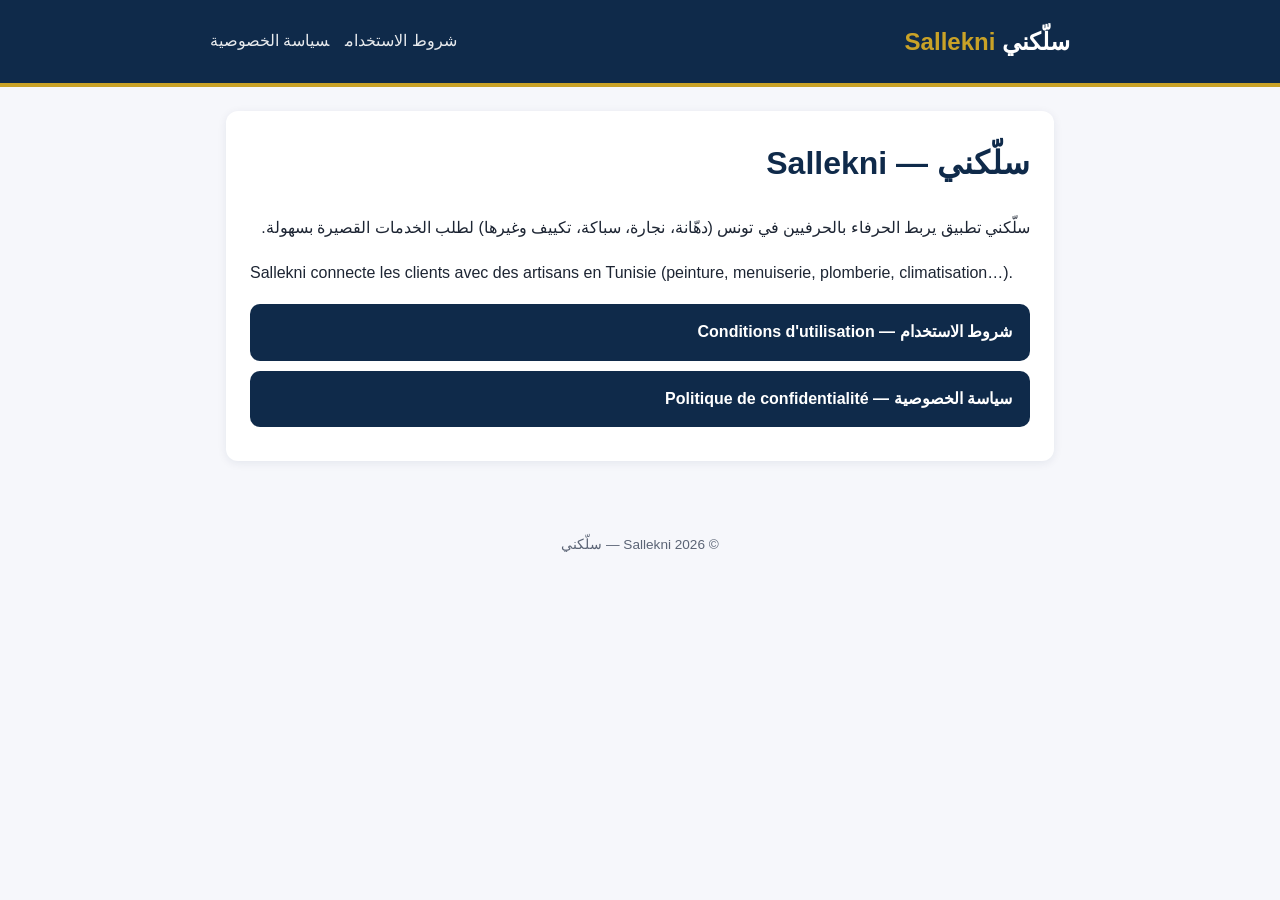
<file: docs/index.html>
<!DOCTYPE html>
<html lang="ar" dir="rtl">
<head>
<meta charset="utf-8">
<meta name="viewport" content="width=device-width, initial-scale=1">
<title>سلّكني | Sallekni</title>
<meta name="description" content="سلّكني - تطبيق يربط الحرفيين بالحرفاء في تونس. شروط الاستخدام وسياسة الخصوصية.">
<link rel="stylesheet" href="style.css">
</head>
<body>
<header><div class="wrap"><a class="brand" href="index.html">سلّكني <span>Sallekni</span></a>
<nav><a href="terms.html">شروط الاستخدام</a><a href="privacy.html">سياسة الخصوصية</a></nav></div></header>
<main class="wrap">
<div class="card">
<h1>سلّكني — Sallekni</h1>
<p>سلّكني تطبيق يربط الحرفاء بالحرفيين في تونس (دهّانة، نجارة، سباكة، تكييف وغيرها) لطلب الخدمات القصيرة بسهولة.</p>
<p dir="ltr">Sallekni connecte les clients avec des artisans en Tunisie (peinture, menuiserie, plomberie, climatisation…).</p>
<div class="links">
<a href="terms.html">شروط الاستخدام — Conditions d'utilisation</a>
<a href="privacy.html">سياسة الخصوصية — Politique de confidentialité</a>
</div>
</div>
</main>
<footer>© 2026 Sallekni — سلّكني</footer>
</body>
</html>
</file>
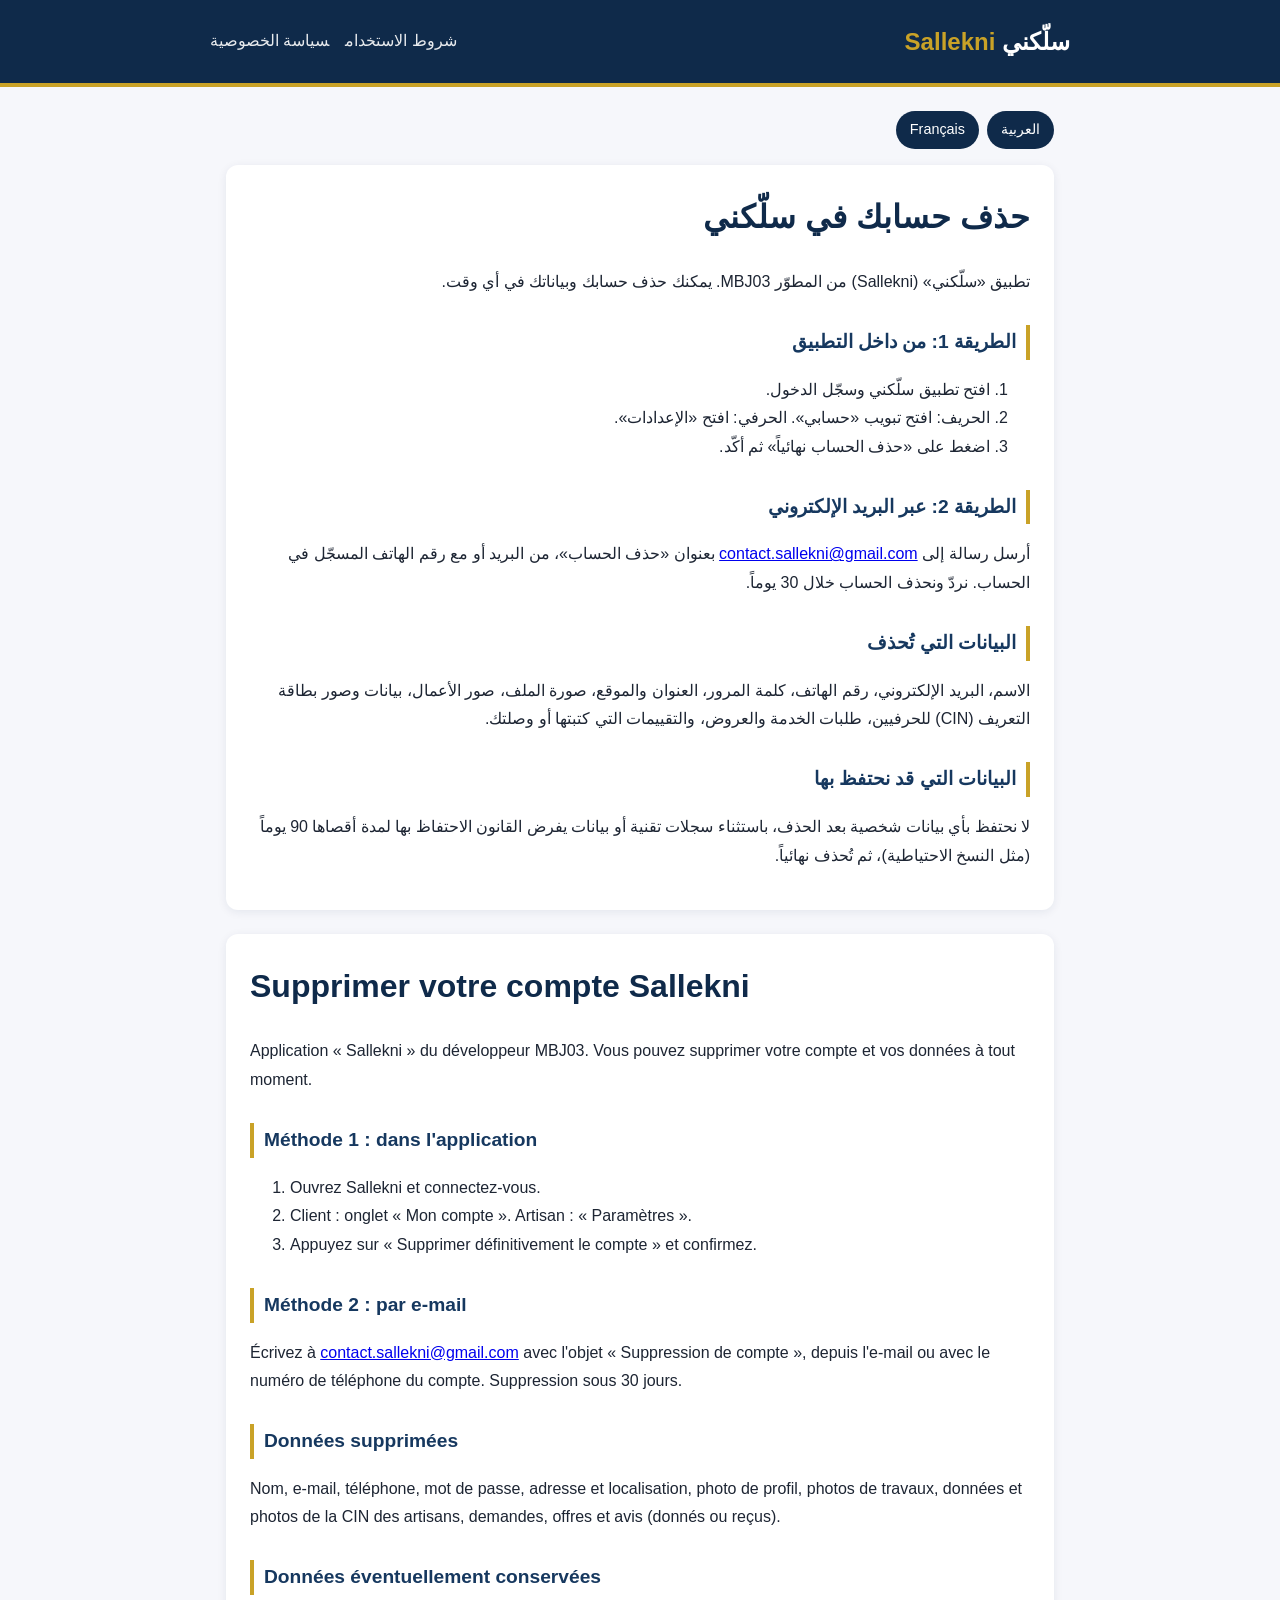
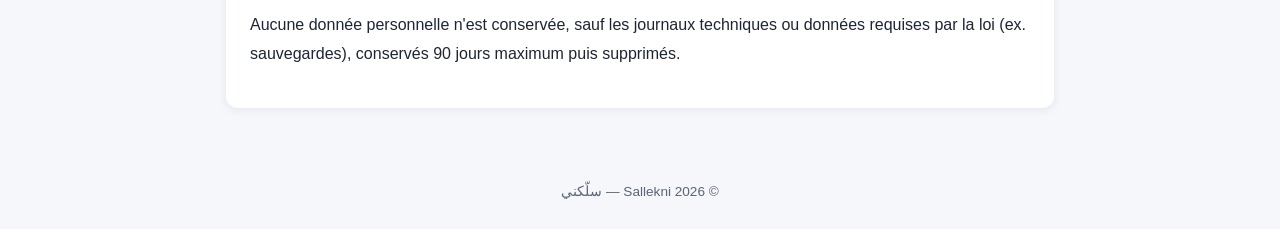
<file: docs/delete-account.html>
<!DOCTYPE html>
<html lang="ar" dir="rtl">
<head>
<meta charset="utf-8">
<meta name="viewport" content="width=device-width, initial-scale=1">
<title>حذف الحساب | Sallekni</title>
<link rel="stylesheet" href="style.css">
</head>
<body>
<header><div class="wrap"><a class="brand" href="index.html">سلّكني <span>Sallekni</span></a>
<nav><a href="terms.html">شروط الاستخدام</a><a href="privacy.html">سياسة الخصوصية</a></nav></div></header>
<main class="wrap">
<div class="lang"><a href="#ar">العربية</a><a href="#fr">Français</a></div>

<div class="card" id="ar">
<h1>حذف حسابك في سلّكني</h1>
<p>تطبيق «سلّكني» (Sallekni) من المطوّر MBJ03. يمكنك حذف حسابك وبياناتك في أي وقت.</p>

<h2>الطريقة 1: من داخل التطبيق</h2>
<ol>
<li>افتح تطبيق سلّكني وسجّل الدخول.</li>
<li>الحريف: افتح تبويب «حسابي». الحرفي: افتح «الإعدادات».</li>
<li>اضغط على «حذف الحساب نهائياً» ثم أكّد.</li>
</ol>

<h2>الطريقة 2: عبر البريد الإلكتروني</h2>
<p>أرسل رسالة إلى <a href="mailto:contact.sallekni@gmail.com?subject=Delete%20account">contact.sallekni@gmail.com</a> بعنوان «حذف الحساب»، من البريد أو مع رقم الهاتف المسجّل في الحساب. نردّ ونحذف الحساب خلال 30 يوماً.</p>

<h2>البيانات التي تُحذف</h2>
<p>الاسم، البريد الإلكتروني، رقم الهاتف، كلمة المرور، العنوان والموقع، صورة الملف، صور الأعمال، بيانات وصور بطاقة التعريف (CIN) للحرفيين، طلبات الخدمة والعروض، والتقييمات التي كتبتها أو وصلتك.</p>

<h2>البيانات التي قد نحتفظ بها</h2>
<p>لا نحتفظ بأي بيانات شخصية بعد الحذف، باستثناء سجلات تقنية أو بيانات يفرض القانون الاحتفاظ بها لمدة أقصاها 90 يوماً (مثل النسخ الاحتياطية)، ثم تُحذف نهائياً.</p>
</div>

<div class="card" id="fr" dir="ltr" lang="fr">
<h1>Supprimer votre compte Sallekni</h1>
<p>Application « Sallekni » du développeur MBJ03. Vous pouvez supprimer votre compte et vos données à tout moment.</p>

<h2>Méthode 1 : dans l'application</h2>
<ol>
<li>Ouvrez Sallekni et connectez-vous.</li>
<li>Client : onglet « Mon compte ». Artisan : « Paramètres ».</li>
<li>Appuyez sur « Supprimer définitivement le compte » et confirmez.</li>
</ol>

<h2>Méthode 2 : par e-mail</h2>
<p>Écrivez à <a href="mailto:contact.sallekni@gmail.com?subject=Delete%20account">contact.sallekni@gmail.com</a> avec l'objet « Suppression de compte », depuis l'e-mail ou avec le numéro de téléphone du compte. Suppression sous 30 jours.</p>

<h2>Données supprimées</h2>
<p>Nom, e-mail, téléphone, mot de passe, adresse et localisation, photo de profil, photos de travaux, données et photos de la CIN des artisans, demandes, offres et avis (donnés ou reçus).</p>

<h2>Données éventuellement conservées</h2>
<p>Aucune donnée personnelle n'est conservée, sauf les journaux techniques ou données requises par la loi (ex. sauvegardes), conservés 90 jours maximum puis supprimés.</p>
</div>
</main>
<footer>© 2026 Sallekni — سلّكني</footer>
</body>
</html>
</file>
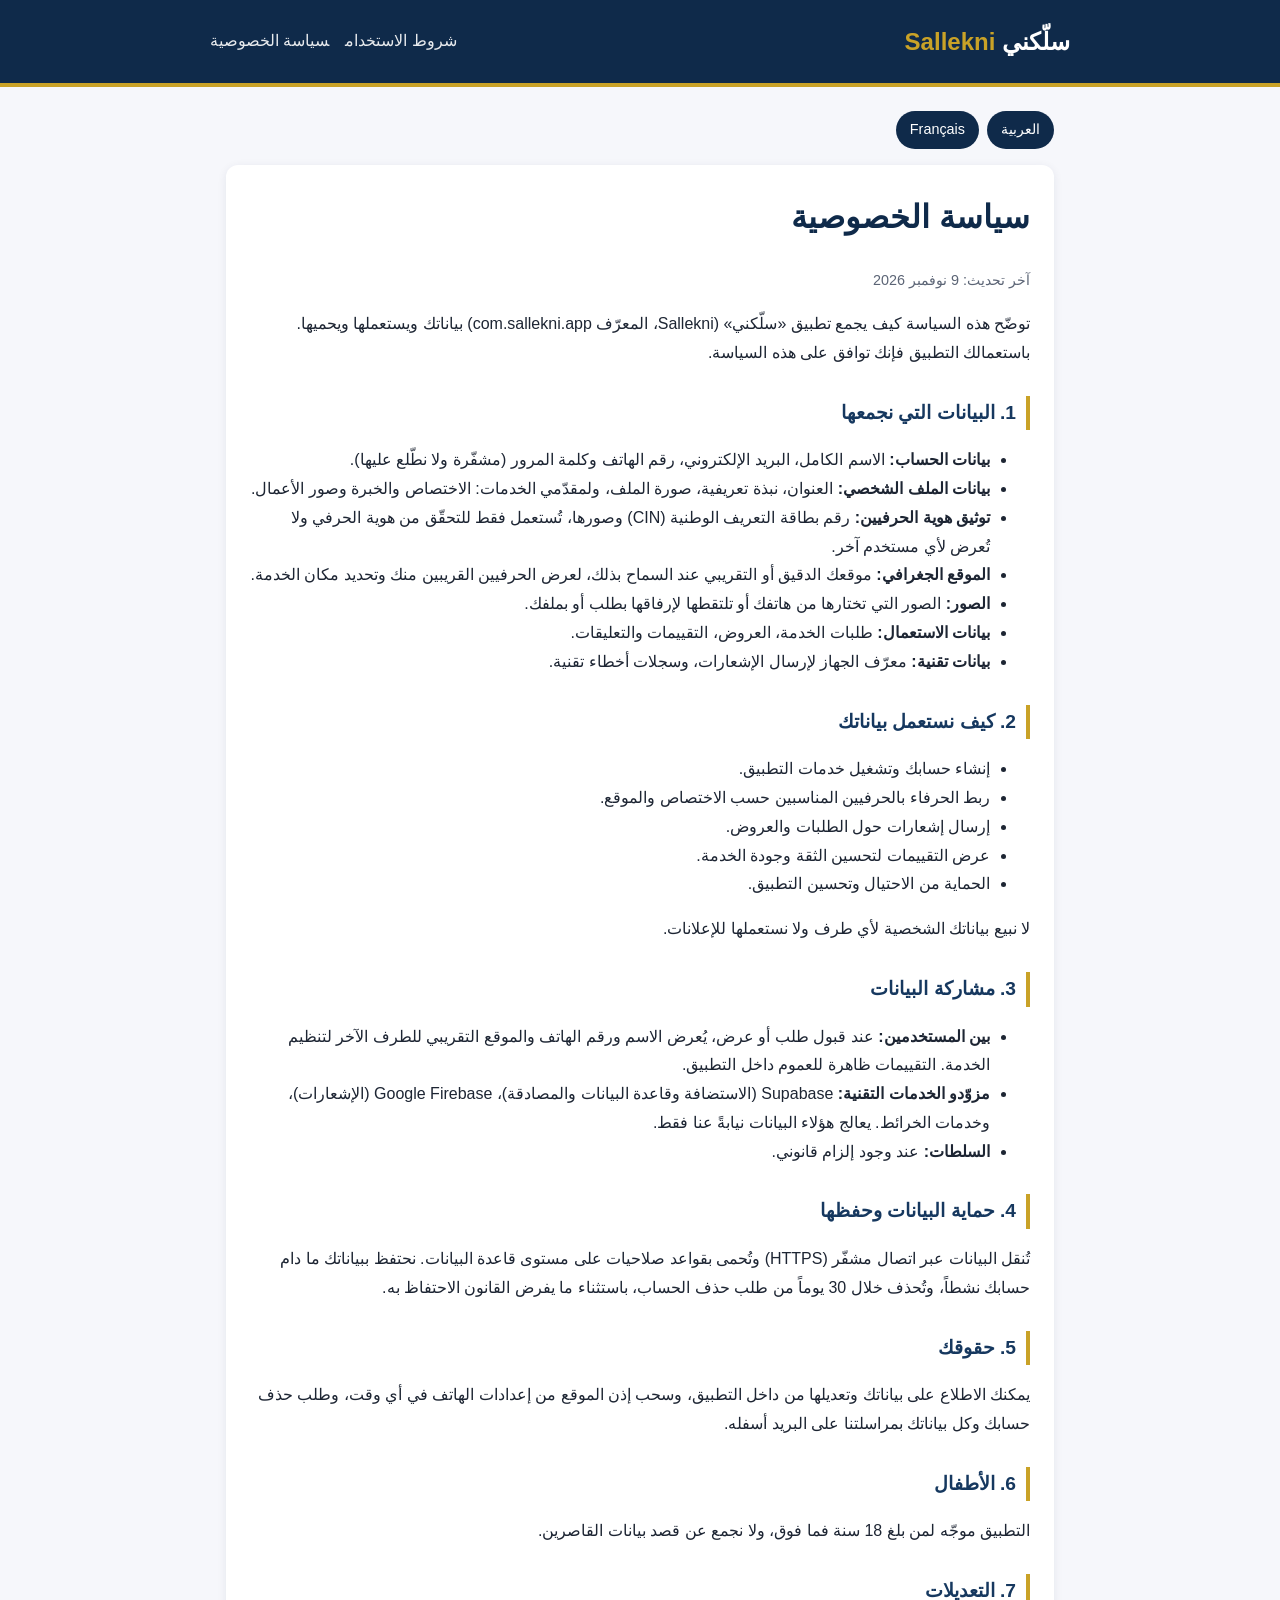
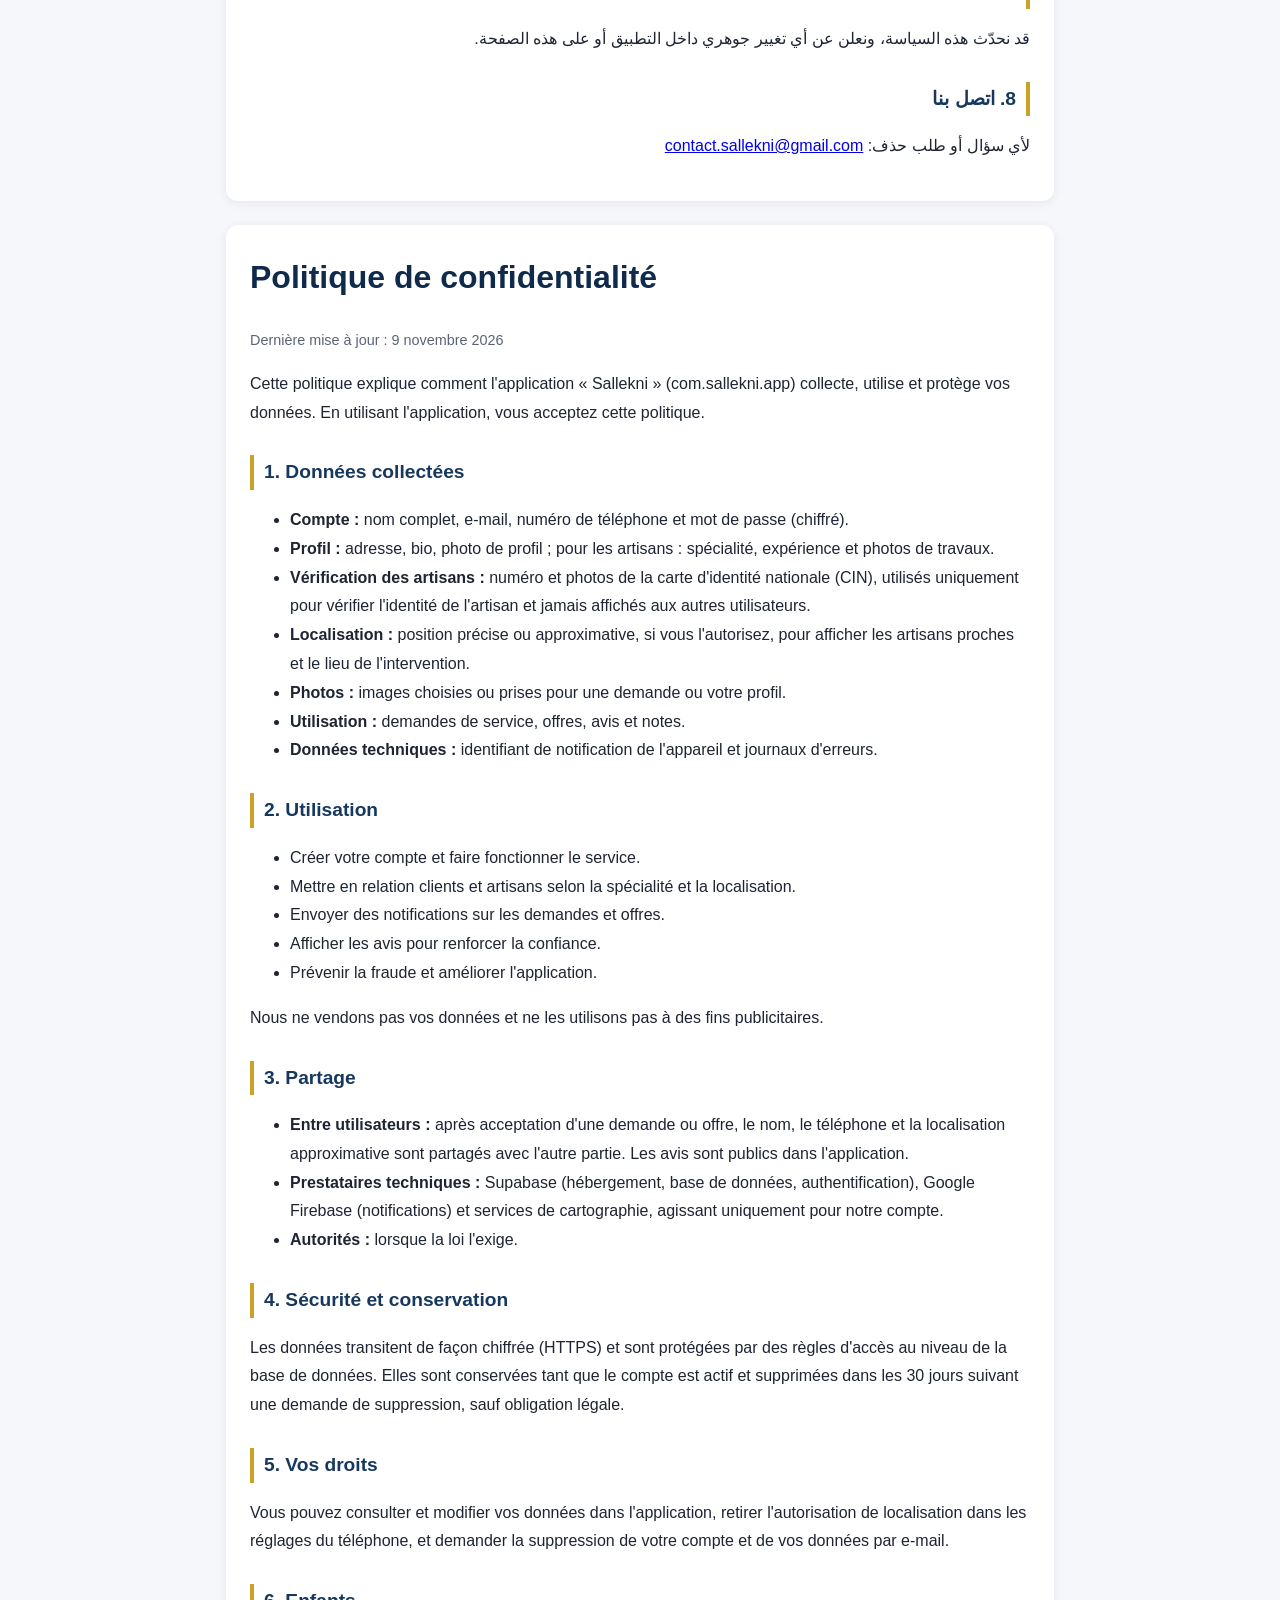
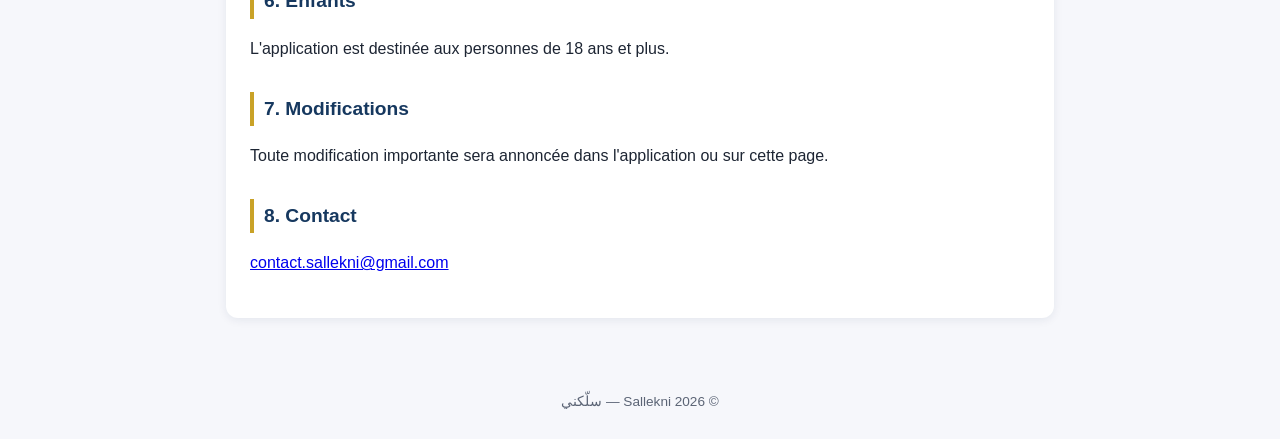
<file: docs/privacy.html>
<!DOCTYPE html>
<html lang="ar" dir="rtl">
<head>
<meta charset="utf-8">
<meta name="viewport" content="width=device-width, initial-scale=1">
<title>سياسة الخصوصية | Sallekni</title>
<link rel="stylesheet" href="style.css">
</head>
<body>
<header><div class="wrap"><a class="brand" href="index.html">سلّكني <span>Sallekni</span></a>
<nav><a href="terms.html">شروط الاستخدام</a><a href="privacy.html">سياسة الخصوصية</a></nav></div></header>
<main class="wrap">
<div class="lang"><a href="#ar">العربية</a><a href="#fr">Français</a></div>

<div class="card" id="ar">
<h1>سياسة الخصوصية</h1>
<p class="meta">آخر تحديث: 9 نوفمبر 2026</p>
<p>توضّح هذه السياسة كيف يجمع تطبيق «سلّكني» (Sallekni، المعرّف com.sallekni.app) بياناتك ويستعملها ويحميها. باستعمالك التطبيق فإنك توافق على هذه السياسة.</p>

<h2>1. البيانات التي نجمعها</h2>
<ul>
<li><strong>بيانات الحساب:</strong> الاسم الكامل، البريد الإلكتروني، رقم الهاتف وكلمة المرور (مشفّرة ولا نطّلع عليها).</li>
<li><strong>بيانات الملف الشخصي:</strong> العنوان، نبذة تعريفية، صورة الملف، ولمقدّمي الخدمات: الاختصاص والخبرة وصور الأعمال.</li>
<li><strong>توثيق هوية الحرفيين:</strong> رقم بطاقة التعريف الوطنية (CIN) وصورها، تُستعمل فقط للتحقّق من هوية الحرفي ولا تُعرض لأي مستخدم آخر.</li>
<li><strong>الموقع الجغرافي:</strong> موقعك الدقيق أو التقريبي عند السماح بذلك، لعرض الحرفيين القريبين منك وتحديد مكان الخدمة.</li>
<li><strong>الصور:</strong> الصور التي تختارها من هاتفك أو تلتقطها لإرفاقها بطلب أو بملفك.</li>
<li><strong>بيانات الاستعمال:</strong> طلبات الخدمة، العروض، التقييمات والتعليقات.</li>
<li><strong>بيانات تقنية:</strong> معرّف الجهاز لإرسال الإشعارات، وسجلات أخطاء تقنية.</li>
</ul>

<h2>2. كيف نستعمل بياناتك</h2>
<ul>
<li>إنشاء حسابك وتشغيل خدمات التطبيق.</li>
<li>ربط الحرفاء بالحرفيين المناسبين حسب الاختصاص والموقع.</li>
<li>إرسال إشعارات حول الطلبات والعروض.</li>
<li>عرض التقييمات لتحسين الثقة وجودة الخدمة.</li>
<li>الحماية من الاحتيال وتحسين التطبيق.</li>
</ul>
<p>لا نبيع بياناتك الشخصية لأي طرف ولا نستعملها للإعلانات.</p>

<h2>3. مشاركة البيانات</h2>
<ul>
<li><strong>بين المستخدمين:</strong> عند قبول طلب أو عرض، يُعرض الاسم ورقم الهاتف والموقع التقريبي للطرف الآخر لتنظيم الخدمة. التقييمات ظاهرة للعموم داخل التطبيق.</li>
<li><strong>مزوّدو الخدمات التقنية:</strong> Supabase (الاستضافة وقاعدة البيانات والمصادقة)، Google Firebase (الإشعارات)، وخدمات الخرائط. يعالج هؤلاء البيانات نيابةً عنا فقط.</li>
<li><strong>السلطات:</strong> عند وجود إلزام قانوني.</li>
</ul>

<h2>4. حماية البيانات وحفظها</h2>
<p>تُنقل البيانات عبر اتصال مشفّر (HTTPS) وتُحمى بقواعد صلاحيات على مستوى قاعدة البيانات. نحتفظ ببياناتك ما دام حسابك نشطاً، وتُحذف خلال 30 يوماً من طلب حذف الحساب، باستثناء ما يفرض القانون الاحتفاظ به.</p>

<h2>5. حقوقك</h2>
<p>يمكنك الاطلاع على بياناتك وتعديلها من داخل التطبيق، وسحب إذن الموقع من إعدادات الهاتف في أي وقت، وطلب حذف حسابك وكل بياناتك بمراسلتنا على البريد أسفله.</p>

<h2>6. الأطفال</h2>
<p>التطبيق موجّه لمن بلغ 18 سنة فما فوق، ولا نجمع عن قصد بيانات القاصرين.</p>

<h2>7. التعديلات</h2>
<p>قد نحدّث هذه السياسة، ونعلن عن أي تغيير جوهري داخل التطبيق أو على هذه الصفحة.</p>

<h2>8. اتصل بنا</h2>
<p>لأي سؤال أو طلب حذف: <a href="mailto:contact.sallekni@gmail.com">contact.sallekni@gmail.com</a></p>
</div>

<div class="card" id="fr" dir="ltr" lang="fr">
<h1>Politique de confidentialité</h1>
<p class="meta">Dernière mise à jour : 9 novembre 2026</p>
<p>Cette politique explique comment l'application « Sallekni » (com.sallekni.app) collecte, utilise et protège vos données. En utilisant l'application, vous acceptez cette politique.</p>

<h2>1. Données collectées</h2>
<ul>
<li><strong>Compte :</strong> nom complet, e-mail, numéro de téléphone et mot de passe (chiffré).</li>
<li><strong>Profil :</strong> adresse, bio, photo de profil ; pour les artisans : spécialité, expérience et photos de travaux.</li>
<li><strong>Vérification des artisans :</strong> numéro et photos de la carte d'identité nationale (CIN), utilisés uniquement pour vérifier l'identité de l'artisan et jamais affichés aux autres utilisateurs.</li>
<li><strong>Localisation :</strong> position précise ou approximative, si vous l'autorisez, pour afficher les artisans proches et le lieu de l'intervention.</li>
<li><strong>Photos :</strong> images choisies ou prises pour une demande ou votre profil.</li>
<li><strong>Utilisation :</strong> demandes de service, offres, avis et notes.</li>
<li><strong>Données techniques :</strong> identifiant de notification de l'appareil et journaux d'erreurs.</li>
</ul>

<h2>2. Utilisation</h2>
<ul>
<li>Créer votre compte et faire fonctionner le service.</li>
<li>Mettre en relation clients et artisans selon la spécialité et la localisation.</li>
<li>Envoyer des notifications sur les demandes et offres.</li>
<li>Afficher les avis pour renforcer la confiance.</li>
<li>Prévenir la fraude et améliorer l'application.</li>
</ul>
<p>Nous ne vendons pas vos données et ne les utilisons pas à des fins publicitaires.</p>

<h2>3. Partage</h2>
<ul>
<li><strong>Entre utilisateurs :</strong> après acceptation d'une demande ou offre, le nom, le téléphone et la localisation approximative sont partagés avec l'autre partie. Les avis sont publics dans l'application.</li>
<li><strong>Prestataires techniques :</strong> Supabase (hébergement, base de données, authentification), Google Firebase (notifications) et services de cartographie, agissant uniquement pour notre compte.</li>
<li><strong>Autorités :</strong> lorsque la loi l'exige.</li>
</ul>

<h2>4. Sécurité et conservation</h2>
<p>Les données transitent de façon chiffrée (HTTPS) et sont protégées par des règles d'accès au niveau de la base de données. Elles sont conservées tant que le compte est actif et supprimées dans les 30 jours suivant une demande de suppression, sauf obligation légale.</p>

<h2>5. Vos droits</h2>
<p>Vous pouvez consulter et modifier vos données dans l'application, retirer l'autorisation de localisation dans les réglages du téléphone, et demander la suppression de votre compte et de vos données par e-mail.</p>

<h2>6. Enfants</h2>
<p>L'application est destinée aux personnes de 18 ans et plus.</p>

<h2>7. Modifications</h2>
<p>Toute modification importante sera annoncée dans l'application ou sur cette page.</p>

<h2>8. Contact</h2>
<p><a href="mailto:contact.sallekni@gmail.com">contact.sallekni@gmail.com</a></p>
</div>
</main>
<footer>© 2026 Sallekni — سلّكني</footer>
</body>
</html>
</file>
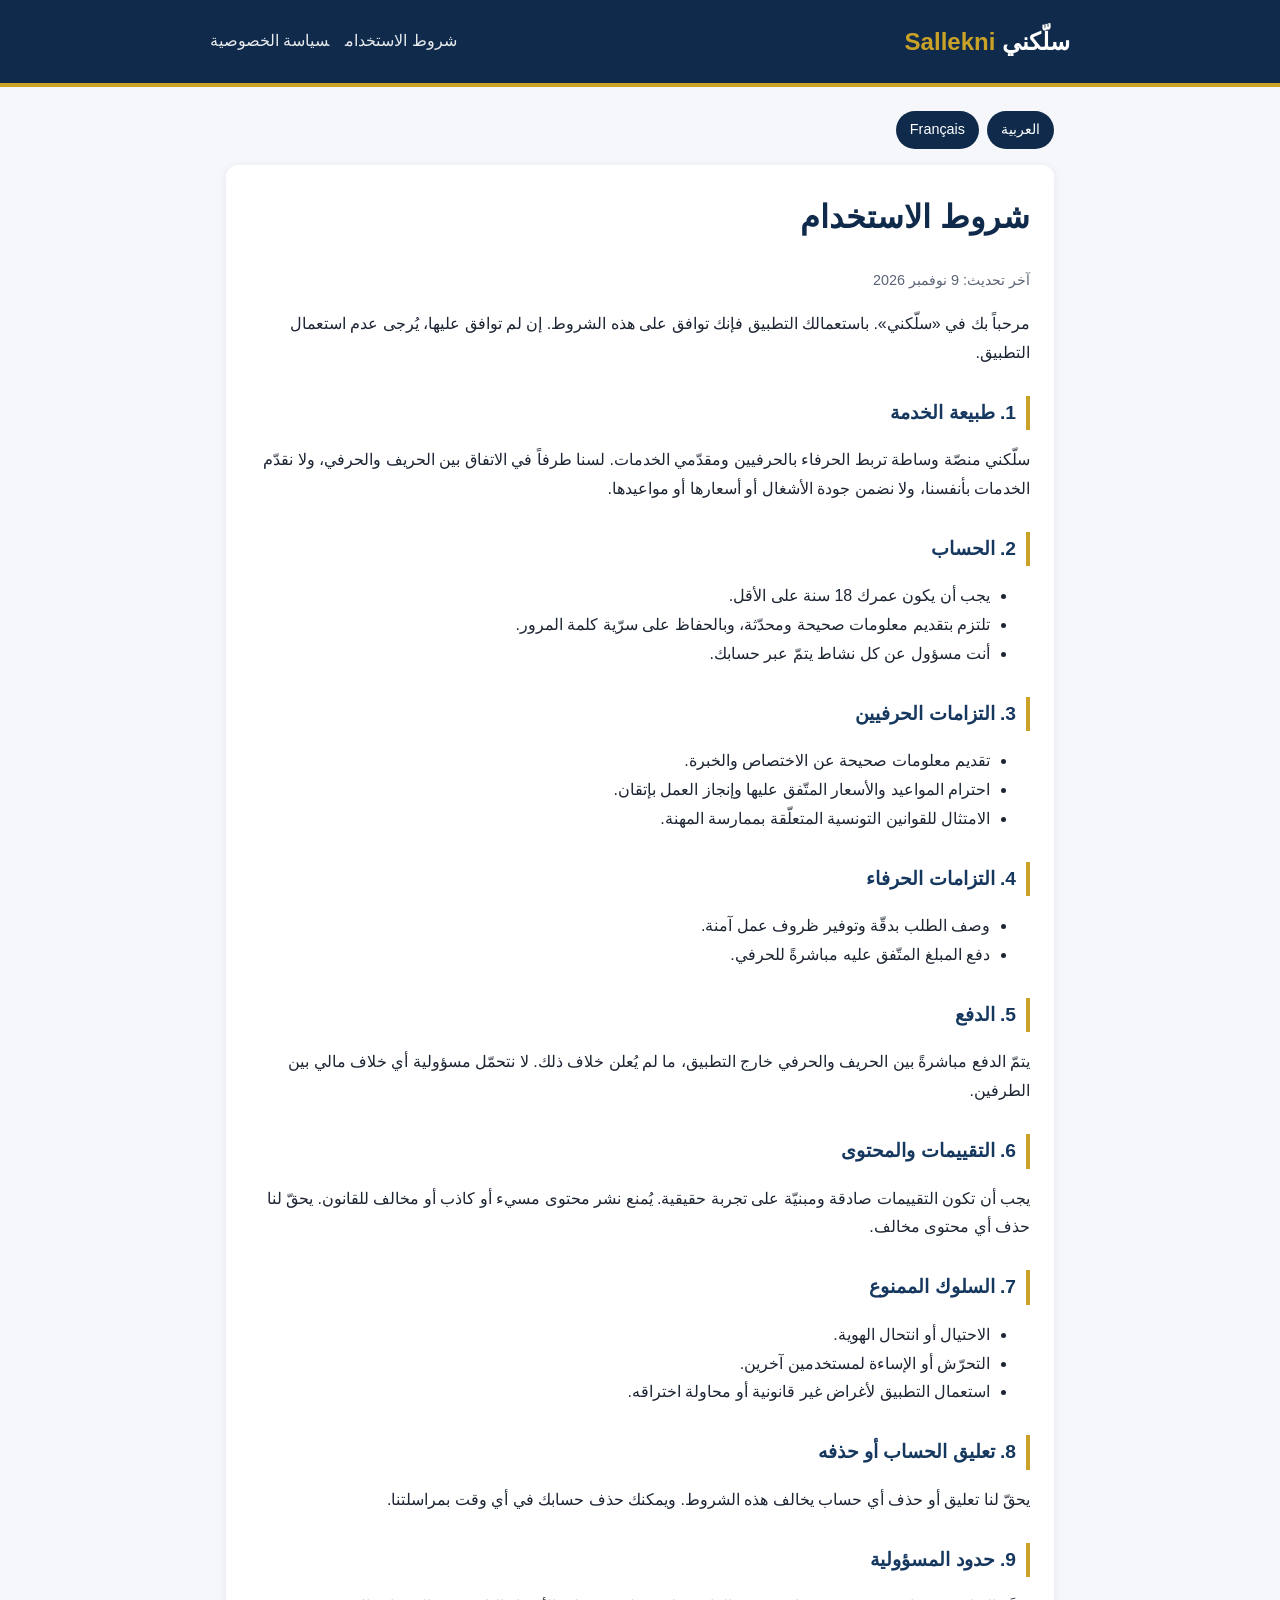
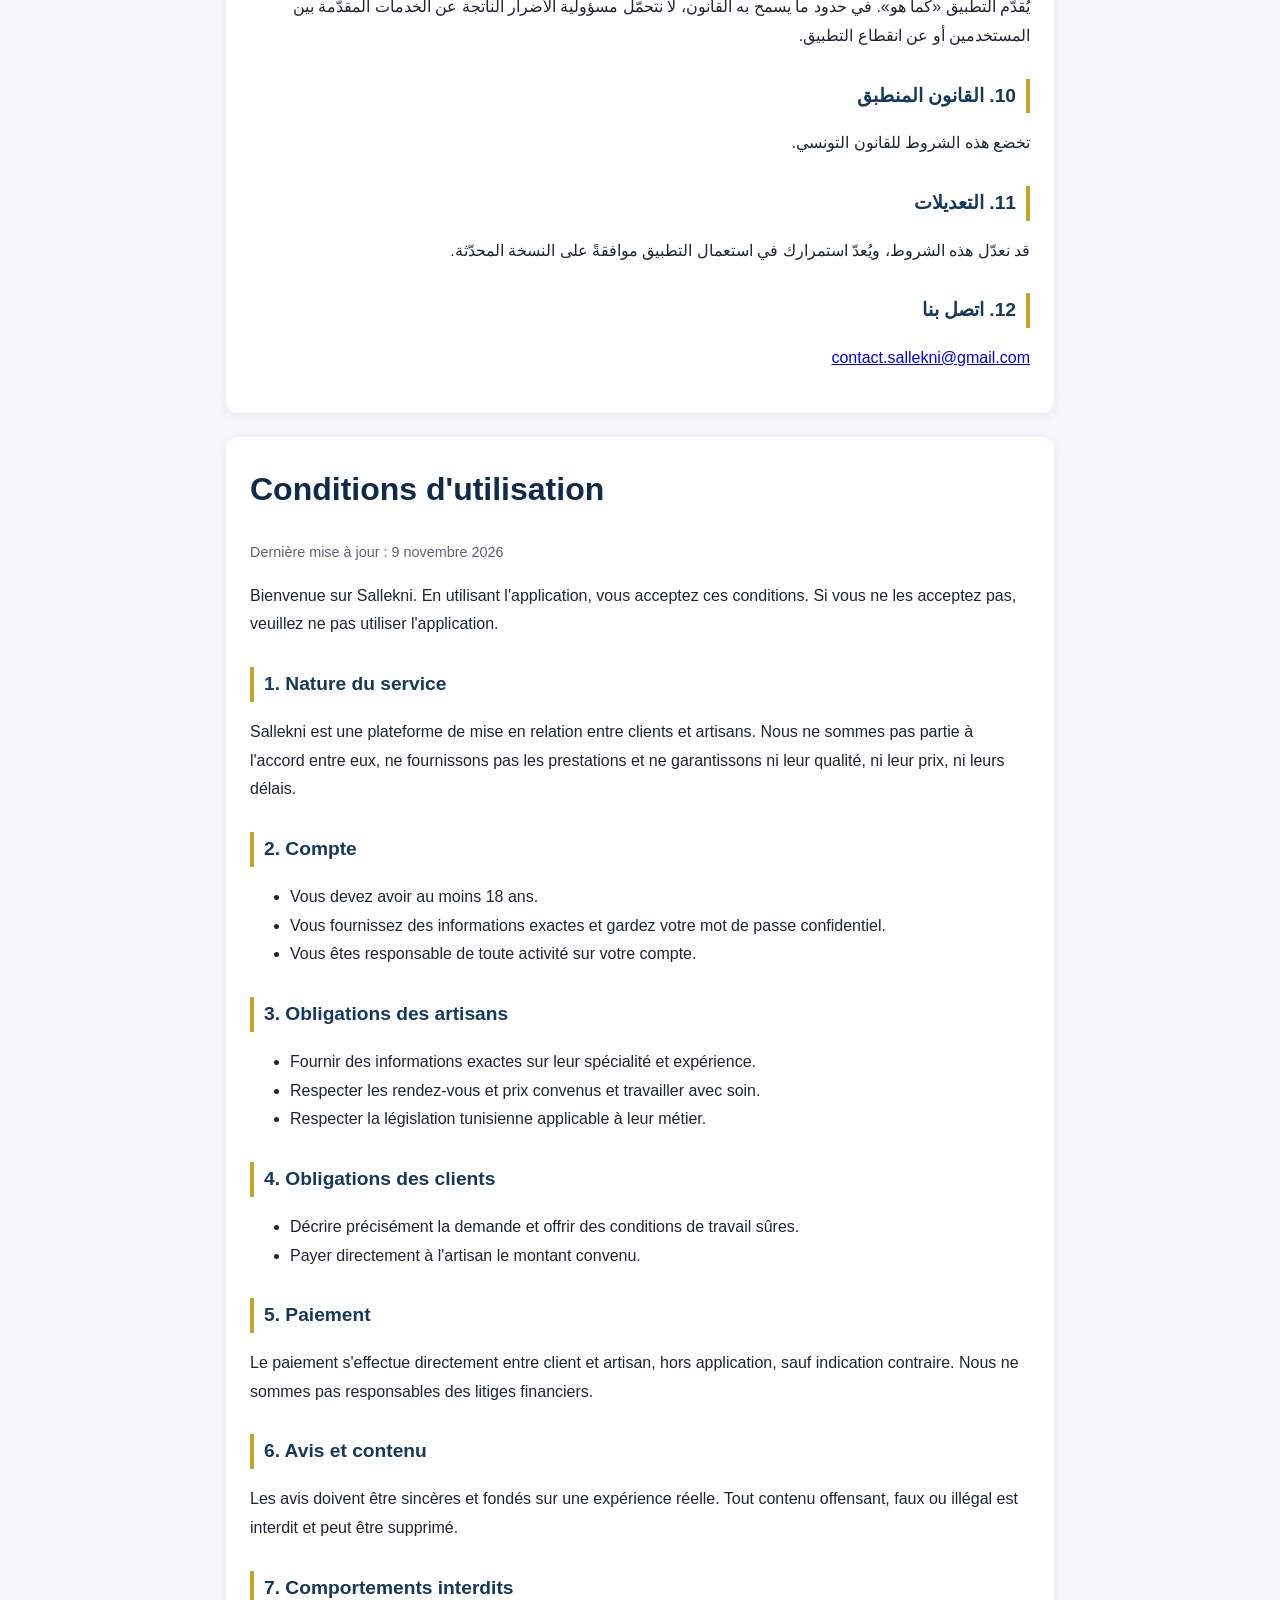
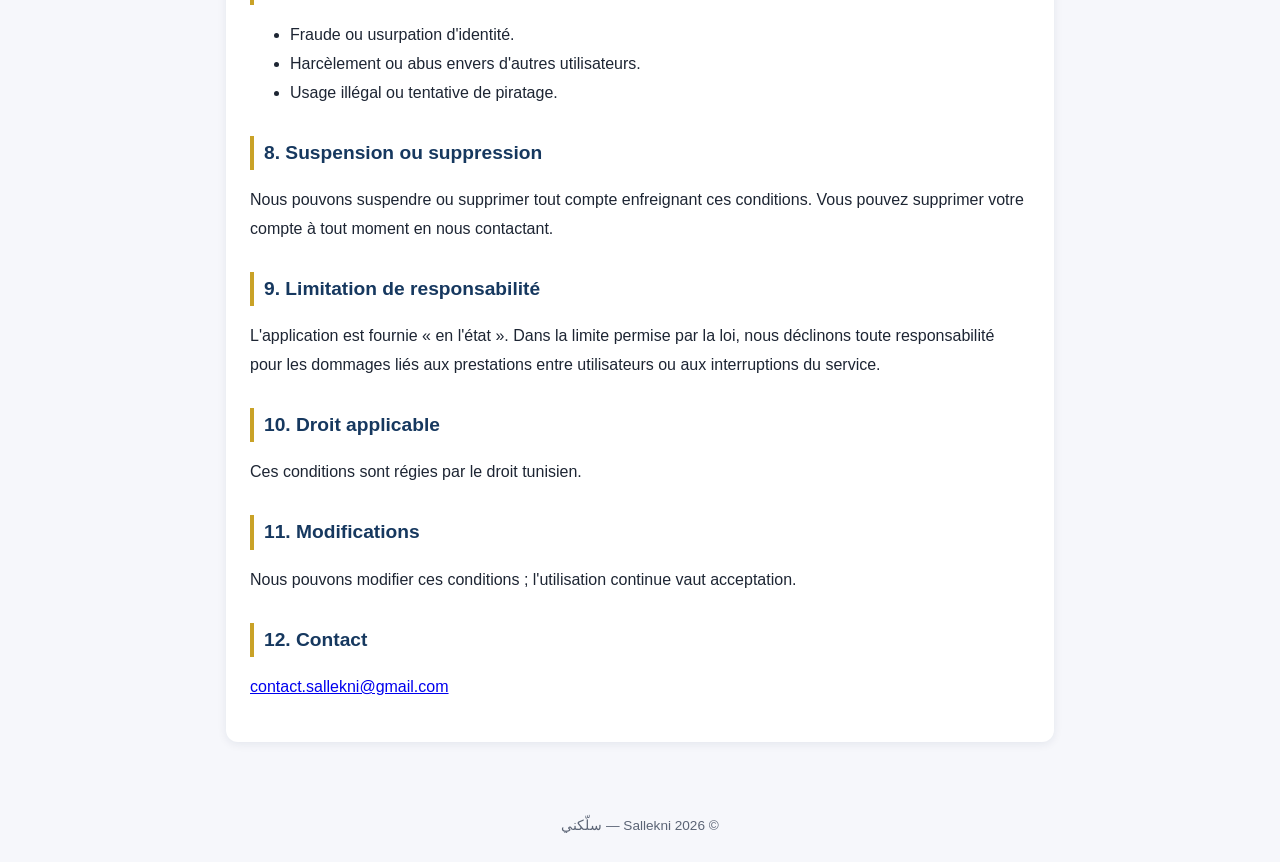
<file: docs/terms.html>
<!DOCTYPE html>
<html lang="ar" dir="rtl">
<head>
<meta charset="utf-8">
<meta name="viewport" content="width=device-width, initial-scale=1">
<title>شروط الاستخدام | Sallekni</title>
<link rel="stylesheet" href="style.css">
</head>
<body>
<header><div class="wrap"><a class="brand" href="index.html">سلّكني <span>Sallekni</span></a>
<nav><a href="terms.html">شروط الاستخدام</a><a href="privacy.html">سياسة الخصوصية</a></nav></div></header>
<main class="wrap">
<div class="lang"><a href="#ar">العربية</a><a href="#fr">Français</a></div>

<div class="card" id="ar">
<h1>شروط الاستخدام</h1>
<p class="meta">آخر تحديث: 9 نوفمبر 2026</p>
<p>مرحباً بك في «سلّكني». باستعمالك التطبيق فإنك توافق على هذه الشروط. إن لم توافق عليها، يُرجى عدم استعمال التطبيق.</p>

<h2>1. طبيعة الخدمة</h2>
<p>سلّكني منصّة وساطة تربط الحرفاء بالحرفيين ومقدّمي الخدمات. لسنا طرفاً في الاتفاق بين الحريف والحرفي، ولا نقدّم الخدمات بأنفسنا، ولا نضمن جودة الأشغال أو أسعارها أو مواعيدها.</p>

<h2>2. الحساب</h2>
<ul>
<li>يجب أن يكون عمرك 18 سنة على الأقل.</li>
<li>تلتزم بتقديم معلومات صحيحة ومحدّثة، وبالحفاظ على سرّية كلمة المرور.</li>
<li>أنت مسؤول عن كل نشاط يتمّ عبر حسابك.</li>
</ul>

<h2>3. التزامات الحرفيين</h2>
<ul>
<li>تقديم معلومات صحيحة عن الاختصاص والخبرة.</li>
<li>احترام المواعيد والأسعار المتّفق عليها وإنجاز العمل بإتقان.</li>
<li>الامتثال للقوانين التونسية المتعلّقة بممارسة المهنة.</li>
</ul>

<h2>4. التزامات الحرفاء</h2>
<ul>
<li>وصف الطلب بدقّة وتوفير ظروف عمل آمنة.</li>
<li>دفع المبلغ المتّفق عليه مباشرةً للحرفي.</li>
</ul>

<h2>5. الدفع</h2>
<p>يتمّ الدفع مباشرةً بين الحريف والحرفي خارج التطبيق، ما لم يُعلن خلاف ذلك. لا نتحمّل مسؤولية أي خلاف مالي بين الطرفين.</p>

<h2>6. التقييمات والمحتوى</h2>
<p>يجب أن تكون التقييمات صادقة ومبنيّة على تجربة حقيقية. يُمنع نشر محتوى مسيء أو كاذب أو مخالف للقانون. يحقّ لنا حذف أي محتوى مخالف.</p>

<h2>7. السلوك الممنوع</h2>
<ul>
<li>الاحتيال أو انتحال الهوية.</li>
<li>التحرّش أو الإساءة لمستخدمين آخرين.</li>
<li>استعمال التطبيق لأغراض غير قانونية أو محاولة اختراقه.</li>
</ul>

<h2>8. تعليق الحساب أو حذفه</h2>
<p>يحقّ لنا تعليق أو حذف أي حساب يخالف هذه الشروط. ويمكنك حذف حسابك في أي وقت بمراسلتنا.</p>

<h2>9. حدود المسؤولية</h2>
<p>يُقدَّم التطبيق «كما هو». في حدود ما يسمح به القانون، لا نتحمّل مسؤولية الأضرار الناتجة عن الخدمات المقدّمة بين المستخدمين أو عن انقطاع التطبيق.</p>

<h2>10. القانون المنطبق</h2>
<p>تخضع هذه الشروط للقانون التونسي.</p>

<h2>11. التعديلات</h2>
<p>قد نعدّل هذه الشروط، ويُعدّ استمرارك في استعمال التطبيق موافقةً على النسخة المحدّثة.</p>

<h2>12. اتصل بنا</h2>
<p><a href="mailto:contact.sallekni@gmail.com">contact.sallekni@gmail.com</a></p>
</div>

<div class="card" id="fr" dir="ltr" lang="fr">
<h1>Conditions d'utilisation</h1>
<p class="meta">Dernière mise à jour : 9 novembre 2026</p>
<p>Bienvenue sur Sallekni. En utilisant l'application, vous acceptez ces conditions. Si vous ne les acceptez pas, veuillez ne pas utiliser l'application.</p>

<h2>1. Nature du service</h2>
<p>Sallekni est une plateforme de mise en relation entre clients et artisans. Nous ne sommes pas partie à l'accord entre eux, ne fournissons pas les prestations et ne garantissons ni leur qualité, ni leur prix, ni leurs délais.</p>

<h2>2. Compte</h2>
<ul>
<li>Vous devez avoir au moins 18 ans.</li>
<li>Vous fournissez des informations exactes et gardez votre mot de passe confidentiel.</li>
<li>Vous êtes responsable de toute activité sur votre compte.</li>
</ul>

<h2>3. Obligations des artisans</h2>
<ul>
<li>Fournir des informations exactes sur leur spécialité et expérience.</li>
<li>Respecter les rendez-vous et prix convenus et travailler avec soin.</li>
<li>Respecter la législation tunisienne applicable à leur métier.</li>
</ul>

<h2>4. Obligations des clients</h2>
<ul>
<li>Décrire précisément la demande et offrir des conditions de travail sûres.</li>
<li>Payer directement à l'artisan le montant convenu.</li>
</ul>

<h2>5. Paiement</h2>
<p>Le paiement s'effectue directement entre client et artisan, hors application, sauf indication contraire. Nous ne sommes pas responsables des litiges financiers.</p>

<h2>6. Avis et contenu</h2>
<p>Les avis doivent être sincères et fondés sur une expérience réelle. Tout contenu offensant, faux ou illégal est interdit et peut être supprimé.</p>

<h2>7. Comportements interdits</h2>
<ul>
<li>Fraude ou usurpation d'identité.</li>
<li>Harcèlement ou abus envers d'autres utilisateurs.</li>
<li>Usage illégal ou tentative de piratage.</li>
</ul>

<h2>8. Suspension ou suppression</h2>
<p>Nous pouvons suspendre ou supprimer tout compte enfreignant ces conditions. Vous pouvez supprimer votre compte à tout moment en nous contactant.</p>

<h2>9. Limitation de responsabilité</h2>
<p>L'application est fournie « en l'état ». Dans la limite permise par la loi, nous déclinons toute responsabilité pour les dommages liés aux prestations entre utilisateurs ou aux interruptions du service.</p>

<h2>10. Droit applicable</h2>
<p>Ces conditions sont régies par le droit tunisien.</p>

<h2>11. Modifications</h2>
<p>Nous pouvons modifier ces conditions ; l'utilisation continue vaut acceptation.</p>

<h2>12. Contact</h2>
<p><a href="mailto:contact.sallekni@gmail.com">contact.sallekni@gmail.com</a></p>
</div>
</main>
<footer>© 2026 Sallekni — سلّكني</footer>
</body>
</html>
</file>
<file: docs/style.css>
:root{--navy:#0f2a4a;--navy2:#16385f;--gold:#c9a227;--bg:#f6f7fb;--text:#1d2533;--muted:#5b6475;--card:#fff}
*{box-sizing:border-box}
body{margin:0;font-family:"Segoe UI",Tahoma,"Noto Sans Arabic",Arial,sans-serif;background:var(--bg);color:var(--text);line-height:1.8}
header{background:var(--navy);color:#fff;padding:20px 16px;border-bottom:4px solid var(--gold)}
header .wrap{display:flex;align-items:center;justify-content:space-between;gap:12px;flex-wrap:wrap}
.brand{font-size:1.5rem;font-weight:700;color:#fff;text-decoration:none}
.brand span{color:var(--gold)}
nav a{color:#fff;text-decoration:none;margin-inline-start:16px;opacity:.9}
nav a:hover{color:var(--gold)}
.wrap{max-width:860px;margin:0 auto}
main{padding:24px 16px}
.card{background:var(--card);border-radius:12px;padding:24px;box-shadow:0 2px 10px rgba(15,42,74,.08);margin-bottom:24px}
h1{color:var(--navy);margin-top:0}
h2{color:var(--navy2);border-inline-start:4px solid var(--gold);padding-inline-start:10px;font-size:1.2rem;margin-top:28px}
.meta{color:var(--muted);font-size:.9rem}
.lang{display:flex;gap:8px;margin-bottom:16px}
.lang a{background:var(--navy);color:#fff;padding:6px 14px;border-radius:20px;text-decoration:none;font-size:.9rem}
.lang a:hover{background:var(--gold);color:var(--navy)}
.links a{display:block;background:var(--navy);color:#fff;padding:14px 18px;border-radius:10px;text-decoration:none;margin:10px 0;font-weight:600}
.links a:hover{background:var(--gold);color:var(--navy)}
[dir=ltr]{text-align:left}
footer{text-align:center;color:var(--muted);font-size:.85rem;padding:24px 16px}
</file>
